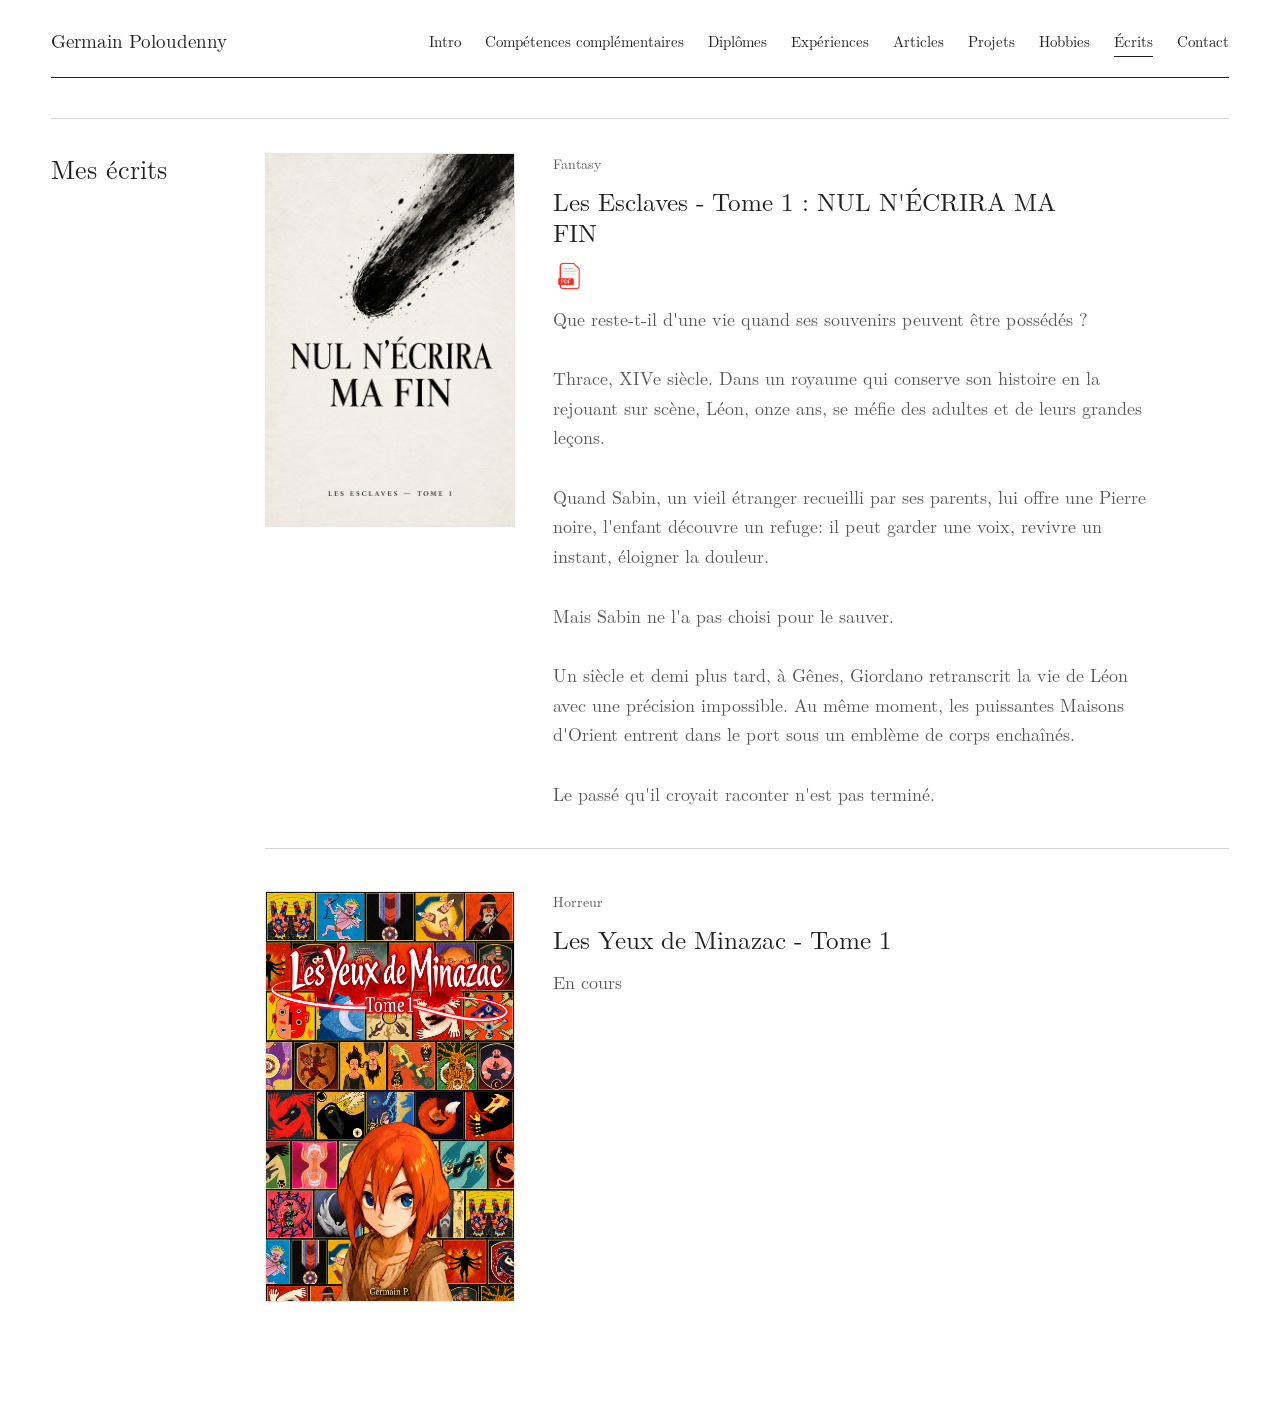
<file: ecrits.html>
<!DOCTYPE html>
<html lang="fr">
<head>
  <meta charset="UTF-8">
  <meta name="viewport" content="width=device-width, initial-scale=1.0">
  <title>Écrits - Germain Poloudenny</title>
  <link rel="icon" type="image/svg+xml" href="img/favicon-gp.svg?v=20261029">
  <link rel="preload" href="fonts/lmroman10-regular.otf" as="font" type="font/otf" crossorigin>
  <link rel="stylesheet" href="styles.css?v=20261029">
</head>
<body>
  <div class="background-accent" aria-hidden="true"></div>
  <header class="site-header">
    <a class="brand brand-link" href="./">Germain Poloudenny</a>
    <button class="nav-toggle" type="button" aria-expanded="false" aria-controls="site-nav" aria-label="Ouvrir le menu">
      <span class="nav-toggle-bar"></span>
      <span class="nav-toggle-bar"></span>
      <span class="nav-toggle-bar"></span>
    </button>
    <nav class="nav" id="site-nav">
      <a href="./#intro">Intro</a>
      <a href="./#skills">Compétences complémentaires</a>
      <a href="./#diplomas">Diplômes</a>
      <a href="./#experiences">Expériences</a>
      <a href="./#articles">Articles</a>
      <a href="./#projects">Projets</a>
      <a href="./#hobbies">Hobbies</a>
      <a class="active" href="ecrits.html" aria-current="page">Écrits</a>
      <a href="./#contact">Contact</a>
    </nav>
  </header>

  <main>
    <section class="panel writings-panel">
      <div class="panel-header">
        <h2>Mes écrits</h2>
      </div>
      <div class="writings-list" id="writings-list" aria-label="Liste des écrits">
        <p class="empty-state">Aucun écrit pour le moment.</p>
      </div>
    </section>

  </main>

  <script src="scripts/legacy-writing-links.js"></script>
  <script src="data/les-esclaves-astre-noir.js?v=22d658105cfa"></script>
  <script>
    document.addEventListener('DOMContentLoaded', () => {
      document.body.classList.add('js');

      const nav = document.querySelector('.nav');
      const navToggle = document.querySelector('.nav-toggle');
      const writingData = window.portfolioWritingData;
      if (!writingData) {
        throw new Error('Donnees portfolioWritingData manquantes');
      }

      const writingGenres = writingData.genres;
      if (!writingGenres) {
        throw new Error('Genres des ecrits manquants');
      }

      const requiredWritingValue = (key) => {
        const value = writingData[key];
        if (!value) {
          throw new Error(`Donnee manquante pour ${key}`);
        }
        return value;
      };

      const requiredWritingGenre = (key) => {
        const genre = writingGenres[key];
        if (!genre) {
          throw new Error(`Genre manquant pour ${key}`);
        }
        return genre;
      };
      const escapeHtml = (value) => String(value).replace(/[&<>"']/g, (character) => ({
        '&': '&amp;',
        '<': '&lt;',
        '>': '&gt;',
        '"': '&quot;',
        "'": '&#039;'
      })[character]);
      const writings = [
        {
          cover: `img/les-esclaves-astre-noir.png?v=${requiredWritingValue('assetVersion')}`,
          title: requiredWritingValue('title'),
          genre: requiredWritingGenre('lesEsclaves'),
          pdf: `pdf/les-esclaves-t1-astre-noir.pdf?v=${requiredWritingValue('assetVersion')}`,
          backCover: requiredWritingValue('backCover')
        },
        {
          id: 'lym-tome-1',
          cover: 'img/lym-tome1.png?v=c58166ff0079',
          title: 'Les Yeux de Minazac - Tome 1',
          genre: requiredWritingGenre('lym'),
          backCover: 'En cours'
        }
      ];
      const writingsList = document.querySelector('#writings-list');

      if (nav && navToggle) {
        navToggle.addEventListener('click', () => {
          const isOpen = nav.classList.toggle('is-open');
          navToggle.setAttribute('aria-expanded', String(isOpen));
        });
      }

      if (writingsList && writings.length > 0) {
        writingsList.classList.add('has-items');
        writingsList.innerHTML = writings.map((writing) => {
          const articleId = writing.id ? ` id="${escapeHtml(writing.id)}"` : '';
          const cover = `<img class="writing-cover" src="${writing.cover}" alt="Page de couverture de ${escapeHtml(writing.title)}">`;
          const coverBlock = writing.pdf
            ? `<a class="writing-cover-link" href="${writing.pdf}" target="_blank" rel="noreferrer noopener" aria-label="Lire ${escapeHtml(writing.title)}">${cover}</a>`
            : `<div class="writing-cover-link">${cover}</div>`;
          const meta = writing.genre
            ? `<div class="meta"><span class="pill">${writing.genre}</span></div>`
            : '';
          const actions = writing.pdf
            ? `<div class="writing-actions">
                <a class="paper-link writing-action pdf-action" href="${writing.pdf}" target="_blank" rel="noreferrer noopener" aria-label="Ouvrir le PDF de ${escapeHtml(writing.title)}">
                  <img class="pdf-action-logo" src="img/pdf-document.png" alt="" aria-hidden="true">
                </a>
              </div>`
            : '';
          const backCover = writing.backCover
            ? `<p>${escapeHtml(writing.backCover)}</p>`
            : '';

          const isPreviewOnly = !writing.pdf && !writing.genre && !writing.backCover;

          return `
            <article${articleId} class="card writing-card${isPreviewOnly ? ' writing-card-preview' : ''}">
              ${coverBlock}
              <div class="writing-content">
                ${meta}
                <h3>${escapeHtml(writing.title)}</h3>
                ${actions}
                ${backCover}
              </div>
            </article>
          `;
        }).join('');

        if (window.location.hash === '#lym-tome-1') {
          const lymWriting = document.getElementById('lym-tome-1');
          if (!lymWriting) throw new Error('Carte du roman Les Yeux de Minazac introuvable');
          window.requestAnimationFrame(() => lymWriting.scrollIntoView({ block: 'start' }));
        }
      }

      const revealTargets = document.querySelectorAll('.hero, .panel, .panel-header');
      const observer = new IntersectionObserver(
        (entries) => {
          entries.forEach((entry) => {
            if (entry.isIntersecting) {
              entry.target.classList.add('is-visible');
              observer.unobserve(entry.target);
            }
          });
        },
        { threshold: 0.18, rootMargin: '0px 0px -10% 0px' }
      );

      revealTargets.forEach((el, index) => {
        el.classList.add('reveal');
        el.style.setProperty('--reveal-delay', `${Math.min(index * 18, 120)}ms`);
        observer.observe(el);
      });
    });
  </script>
</body>
</html>
</file>
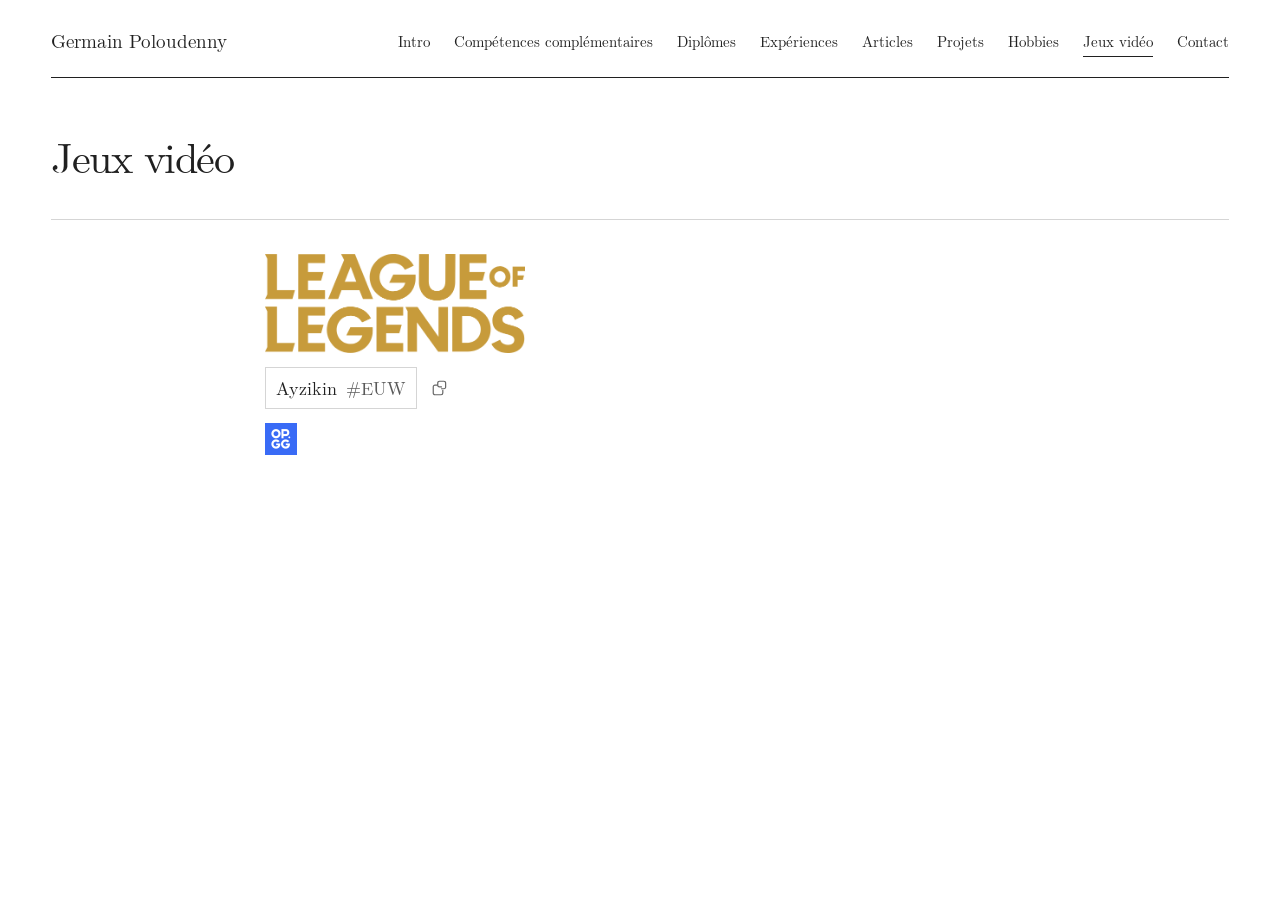
<file: jeux-video.html>
<!DOCTYPE html>
<html lang="fr">
<head>
  <meta charset="UTF-8">
  <meta name="viewport" content="width=device-width, initial-scale=1.0">
  <title>Jeux vidéo - Germain Poloudenny</title>
  <link rel="icon" type="image/svg+xml" href="img/favicon-gp.svg?v=20261029">
  <link rel="preload" href="fonts/lmroman10-regular.otf" as="font" type="font/otf" crossorigin>
  <link rel="stylesheet" href="styles.css?v=20261029">
</head>
<body>
  <div class="background-accent" aria-hidden="true"></div>
  <header class="site-header">
    <a class="brand brand-link" href="./">Germain Poloudenny</a>
    <button class="nav-toggle" type="button" aria-expanded="false" aria-controls="site-nav" aria-label="Ouvrir le menu">
      <span class="nav-toggle-bar"></span>
      <span class="nav-toggle-bar"></span>
      <span class="nav-toggle-bar"></span>
    </button>
    <nav class="nav" id="site-nav">
      <a href="./#intro">Intro</a>
      <a href="./#skills">Compétences complémentaires</a>
      <a href="./#diplomas">Diplômes</a>
      <a href="./#experiences">Expériences</a>
      <a href="./#articles">Articles</a>
      <a href="./#projects">Projets</a>
      <a href="./#hobbies">Hobbies</a>
      <a class="active" href="jeux-video.html" aria-current="page">Jeux vidéo</a>
      <a href="./#contact">Contact</a>
    </nav>
  </header>

  <main>
    <section class="hero writing-hero">
      <div class="hero-text">
        <h1>Jeux vidéo</h1>
      </div>
    </section>

    <section class="panel games-panel">
      <div class="game-list">
        <article class="card game-account-card">
          <img class="game-logo" src="img/league-of-legends.png" alt="League of Legends">
          <div class="game-content">
            <div class="game-account-row">
              <span class="game-id">Ayzikin <span class="game-tag">#EUW</span></span>
              <button class="chip-copy" type="button" data-copy="Ayzikin#EUW" aria-label="Copier l'identifiant League of Legends">
                <svg class="contact-icon stroke" viewBox="0 0 24 24" aria-hidden="true" focusable="false" stroke-width="1.6">
                  <path stroke-linecap="round" stroke-linejoin="round" d="M9 8.25H5.25A2.25 2.25 0 003 10.5v8.25A2.25 2.25 0 005.25 21h8.25a2.25 2.25 0 002.25-2.25V15M9 8.25V5.25A2.25 2.25 0 0111.25 3h6a2.25 2.25 0 012.25 2.25v6A2.25 2.25 0 0117.25 13H14M9 8.25A2.25 2.25 0 0011.25 10.5H14" />
                </svg>
              </button>
            </div>
            <a class="game-profile-link" href="https://op.gg/lol/summoners/euw/Ayzikin-EUW" target="_blank" rel="noreferrer noopener" aria-label="Voir le profil OP.GG">
              <img class="opgg-logo" src="img/opgg.png" alt="OP.GG">
            </a>
          </div>
        </article>
      </div>
    </section>
  </main>

  <script>
    document.addEventListener('DOMContentLoaded', () => {
      document.body.classList.add('js');

      const nav = document.querySelector('.nav');
      const navToggle = document.querySelector('.nav-toggle');

      if (nav && navToggle) {
        navToggle.addEventListener('click', () => {
          const isOpen = nav.classList.toggle('is-open');
          navToggle.setAttribute('aria-expanded', String(isOpen));
        });
      }

      const revealTargets = document.querySelectorAll('.hero, .panel, .card');
      const observer = new IntersectionObserver(
        (entries) => {
          entries.forEach((entry) => {
            if (entry.isIntersecting) {
              entry.target.classList.add('is-visible');
              observer.unobserve(entry.target);
            }
          });
        },
        { threshold: 0.18, rootMargin: '0px 0px -10% 0px' }
      );

      revealTargets.forEach((el, index) => {
        el.classList.add('reveal');
        el.style.setProperty('--reveal-delay', `${Math.min(index * 18, 120)}ms`);
        observer.observe(el);
      });

      const copyToClipboard = async (value) => {
        if (window.navigator?.clipboard && window.isSecureContext) {
          await window.navigator.clipboard.writeText(value);
          return true;
        }

        if (typeof document.execCommand !== 'function') {
          return false;
        }

        const textarea = document.createElement('textarea');
        textarea.value = value;
        textarea.setAttribute('readonly', '');
        textarea.style.position = 'fixed';
        textarea.style.left = '-9999px';
        document.body.appendChild(textarea);
        textarea.select();

        try {
          return document.execCommand('copy');
        } finally {
          textarea.remove();
        }
      };

      const copyButtons = document.querySelectorAll('[data-copy]');
      copyButtons.forEach((button) => {
        button.addEventListener('click', async () => {
          const value = button.getAttribute('data-copy');
          if (!value) return;

          let copied = false;
          try {
            copied = await copyToClipboard(value);
          } catch (error) {
            copied = false;
          }

          button.classList.add('is-copied');
          setTimeout(() => {
            button.classList.remove('is-copied');
          }, 1600);

          if (!copied) {
            window.prompt('Copier le texte :', value);
          }
        });
      });
    });
  </script>
</body>
</html>
</file>
<file: styles.css>
@font-face {
  font-family: "Latin Modern";
  src: url("fonts/lmroman10-regular.otf") format("opentype");
  font-style: normal;
  font-weight: 400;
  font-display: swap;
}
@font-face {
  font-family: "Latin Modern";
  src: url("fonts/lmroman10-bold.otf") format("opentype");
  font-style: normal;
  font-weight: 700;
  font-display: swap;
}
@font-face {
  font-family: "Latin Modern";
  src: url("fonts/lmroman10-italic.otf") format("opentype");
  font-style: italic;
  font-weight: 400;
  font-display: swap;
}

:root {
  color-scheme: light;
  --bg: #fff;
  --text: #202020;
  --muted: #595959;
  --border: #d5d5d5;
  --font-body: "Latin Modern", "Times New Roman", serif;
  --font-heading: var(--font-body);
  --page-margin: clamp(22px, 4vw, 80px);
}
*, *::before, *::after { box-sizing: border-box; }
html { font-size: 18px; scroll-behavior: smooth; }
body {
  margin: 0;
  padding: 0 var(--page-margin) 64px;
  background: var(--bg);
  color: var(--text);
  font-family: var(--font-body);
  line-height: 1.55;
  -webkit-font-smoothing: antialiased;
}
button, input { font: inherit; }
button { cursor: pointer; }
a { color: inherit; text-underline-offset: .2em; text-decoration-thickness: 1px; }
a:hover { text-decoration: underline; }
a:focus-visible, button:focus-visible {
  outline: 2px solid #444;
  outline-offset: 4px;
}
img, video, iframe { max-width: 100%; }
figure { margin: 0; }
p { margin: 0 0 1em; max-width: 72ch; }
h1, h2, h3 {
  font-family: var(--font-heading);
  line-height: 1.22;
  font-weight: 400;
}
h1 { font-size: clamp(2rem, 3.3vw, 3.1rem); letter-spacing: -.035em; }
h2 { font-size: 1.45rem; }
h3 { font-size: 1.2rem; margin: 0; }
.sr-only {
  position: absolute;
  width: 1px;
  height: 1px;
  padding: 0;
  margin: -1px;
  overflow: hidden;
  clip: rect(0, 0, 0, 0);
  white-space: nowrap;
  border: 0;
}
.background-accent { display: none; }

/* A full-width running header, rather than a floating navigation card. */
.site-header {
  display: flex;
  align-items: center;
  justify-content: space-between;
  flex-wrap: wrap;
  gap: 16px 30px;
  padding: 25px 0 20px;
  border-bottom: 1px solid var(--text);
  margin-bottom: 40px;
}
.brand { font-size: 1.06rem; white-space: nowrap; }
.brand-link { text-decoration: none; }
.nav {
  display: flex;
  align-items: center;
  flex-wrap: wrap;
  gap: 8px 24px;
  font-size: .83rem;
}
.nav a {
  text-decoration: none;
  padding: 4px 0;
  border-bottom: 1px solid transparent;
}
.nav a:hover, .nav a.active {
  border-bottom-color: currentColor;
}
.nav-toggle {
  display: none;
  flex-direction: column;
  align-items: center;
  justify-content: center;
  gap: 5px;
  width: 42px;
  height: 42px;
  border: 1px solid var(--border);
  background: #fff;
  color: var(--text);
}
.nav-toggle-bar { display: block; width: 18px; height: 1px; background: currentColor; }
.nav-toggle[aria-expanded="true"] .nav-toggle-bar:nth-child(1) { transform: translateY(6px) rotate(45deg); }
.nav-toggle[aria-expanded="true"] .nav-toggle-bar:nth-child(2) { opacity: 0; }
.nav-toggle[aria-expanded="true"] .nav-toggle-bar:nth-child(3) { transform: translateY(-6px) rotate(-45deg); }
main { width: 100%; margin: 0; }
.hero, .panel, .contact { scroll-margin-top: 24px; }
.hero { padding: 12px 0 48px; }
.hero-text h1 { margin: 0 0 12px; }
.hero-subtitle { color: var(--muted); font-size: 1.12rem; margin-bottom: 18px; }
.hero-links { display: flex; margin-bottom: 26px; }
#intro .hero-text {
  display: grid;
  grid-template-columns: minmax(0, 1fr) 170px;
  column-gap: 50px;
  align-items: start;
}
#intro .hero-text > h1, #intro .hero-subtitle, #intro .hero-links { grid-column: 1; }
.hero-content { display: contents; }
#intro .portrait-card {
  grid-column: 2;
  grid-row: 1 / span 4;
  width: 170px;
  margin: 0;
  border: 0;
  padding: 0;
  min-height: 0;
}
.portrait { width: 100%; height: auto; display: block; }
.hero-skills { grid-column: 1; margin: 0; }
.hero-skills h3 { font-size: 1rem; margin-bottom: 6px; }
.skill-list { display: flex; flex-wrap: wrap; gap: 6px 24px; padding: 0; margin: 0; list-style: none; color: var(--muted); font-size: .9rem; }
.skill-list li { display: flex; align-items: center; gap: 7px; }
.flag-icons, .flag-icon { display: inline-flex; align-items: center; gap: 5px; }
.icon-flag { width: 20px; height: 14px; border: 1px solid #ddd; }
.icon { width: 22px; height: 22px; }
.scholar-link img { width: 23px; height: 23px; }

/* Section headings form a marginal column; content uses the remaining width. */
.panel {
  display: grid;
  grid-template-columns: 175px minmax(0, 1fr);
  column-gap: clamp(28px, 3vw, 64px);
  row-gap: 24px;
  border-top: 1px solid var(--border);
  padding: 34px 0 42px;
}
.panel-header { grid-column: 1; align-self: start; }
.panel-header h2 { margin: 0; }
.panel > :not(.panel-header) { grid-column: 2; min-width: 0; }
.category-head { margin: 8px 0 0; }
.category-note, .empty-state, .location, .exp-subtitle { color: var(--muted); }
.category-note { margin: 0; }
.timeline { display: grid; gap: 0; }
.card { min-width: 0; }
.card.experience-card, .card.diploma-card {
  position: relative;
  display: grid;
  align-content: start;
  gap: 5px;
  padding: 19px 0;
  border-bottom: 1px solid #e6e6e6;
}
.timeline .card:first-child { padding-top: 0; }
.timeline .card:last-child { border-bottom: 0; padding-bottom: 0; }
.meta { display: flex; flex-wrap: wrap; align-items: baseline; gap: 5px 18px; font-size: .87rem; }
.pill, .tag { display: inline-block; font-size: .78rem; line-height: 1.5; color: var(--muted); }
.pill-date { color: var(--text); font-variant-numeric: tabular-nums; }
.card.experience-card h3, .card.diploma-card h3 { margin: 3px 0; }
.card.diploma-card, .card.experience-card.with-logos {
  grid-template-columns: minmax(0, 1fr) auto;
  column-gap: 30px;
}
.card.diploma-card .meta, .card.experience-card.with-logos .meta { grid-column: 1; grid-row: 1; }
.card.diploma-card h3, .card.experience-card.with-logos h3 { grid-column: 1; grid-row: 2; }
.exp-subtitle { margin: 0; grid-column: 1; font-size: .9rem; }
.logo-row { grid-column: 2; grid-row: 1 / span 3; display: flex; align-items: center; justify-content: flex-end; gap: 14px; flex-wrap: wrap; }
.diploma-logo { width: auto; height: 42px; object-fit: contain; max-width: 120px; }
.tag-row { display: flex; gap: 5px 12px; flex-wrap: wrap; }
.tag + .tag { border-left: 1px solid var(--border); padding-left: 12px; }
.grid { display: grid; gap: 26px; align-items: start; }
.projects-grid { grid-template-columns: repeat(auto-fit, minmax(min(100%, 270px), 1fr)); gap: 30px 28px; }
.featured-projects { grid-template-columns: repeat(3, minmax(0, 1fr)); }
.card.media { display: grid; align-content: start; gap: 10px; }
.card.media h3 { font-size: 1.17rem; }
.media-frame { display: block; width: 100%; aspect-ratio: 16 / 9; border: 1px solid #ddd; background: #f3f3f3; }
video.media-frame { background: #111; }
.media-cover { object-fit: cover; }
.media-cover-link { display: block; overflow: hidden; padding: 0; text-decoration: none; }
.media-cover-image, .youtube-poster-image { width: 100%; height: 100%; display: block; object-fit: cover; }
.youtube-poster { position: relative; overflow: hidden; padding: 0; }
.youtube-poster-play { position: absolute; left: 50%; top: 50%; transform: translate(-50%, -50%); width: 57px; height: 40px; display: grid; place-items: center; }
.youtube-poster-play img { width: 100%; height: auto; }
.youtube-poster:hover, .media-cover-link:hover { border-color: #777; }
.video-thumb { display: grid; gap: 8px; text-decoration: none; }
.video-thumb-label { display: flex; align-items: center; gap: 8px; font-size: .85rem; }
.video-thumb-label img { width: 24px; }
.project-card-link { color: var(--text); }

.hobbies-grid { grid-template-columns: repeat(auto-fit, minmax(min(100%, 210px), 1fr)); gap: 12px 30px; }
.hobby-card { display: block; padding: 12px 0; border-bottom: 1px solid var(--border); }
.hobby-card-link { text-decoration: none; }
.hobby-header { display: flex; align-items: center; justify-content: space-between; gap: 14px; min-height: 34px; }
.hobby-card h3 { font-size: 1.1rem; }
.hobby-link { display: inline-flex; align-items: center; gap: 7px; }
.goodreads-logo { height: 24px; width: auto; }
.imdb-logo { height: 22px; width: auto; }
.video-games-logo { height: 32px; width: auto; }
.writing-pdf-stack { display: block; position: relative; width: 33px; height: 33px; flex: none; }
.writing-pdf-stack img { position: absolute; width: 26px; height: 30px; object-fit: contain; }
.writing-pdf-stack img:first-child { transform: rotate(-10deg); left: 0; top: 0; }
.writing-pdf-stack img:last-child { transform: rotate(8deg); left: 6px; top: 2px; }

/* All text actions share the same quiet rectangular treatment. */
.ghost, .contact-chip, .skill-tag, .game-id {
  display: inline-flex;
  align-items: center;
  gap: 9px;
  padding: 8px 12px;
  border: 1px solid var(--border);
  border-radius: 0;
  background: #fff;
  color: var(--text);
}
.ghost { text-decoration: none; font-size: .9rem; }
.ghost:hover { background: #f5f5f5; text-decoration: none; border-color: #777; }
.contact-actions { display: flex; flex-wrap: wrap; align-items: center; gap: 12px; }
.contact-grid, .contact-left { min-width: 0; }
.contact-link { display: inline-flex; align-items: center; gap: 8px; text-decoration: none; min-width: 0; font-size: .9rem; }
.contact-text { overflow-wrap: anywhere; min-width: 0; }
.contact-icon { width: 18px; height: 18px; flex-shrink: 0; }
.contact-icon.stroke { stroke: currentColor; fill: none; }
.contact-icon.fill { fill: currentColor; }
.chip-copy { display: inline-flex; align-items: center; justify-content: center; padding: 5px; width: 30px; height: 30px; border: 1px solid transparent; background: #fff; color: #666; flex-shrink: 0; }
.chip-copy:hover, .chip-copy.is-copied { color: #111; background: #eee; border-color: #bbb; }
.contact-chip { padding: 5px 9px; }
.skill-tags { display: flex; flex-wrap: wrap; gap: 10px; }
.skill-detail { color: var(--muted); }

.writings-list { display: grid; gap: 42px; }
.writing-card {
  display: grid;
  grid-template-columns: minmax(170px, 250px) minmax(0, 1fr);
  align-items: start;
  gap: 38px;
  padding-bottom: 40px;
  border-bottom: 1px solid var(--border);
  scroll-margin-top: 25px;
}
.writing-card:last-child { border-bottom: 0; padding-bottom: 0; }
.writing-cover-link { display: block; max-width: 250px; }
.writing-cover { display: block; width: 100%; height: auto; object-fit: contain; border: 1px solid #e6e6e6; }
.writing-content { display: flex; flex-direction: column; align-items: start; gap: 12px; min-width: 0; }
.writing-content h3 { font-size: 1.4rem; max-width: 40ch; }
.writing-content p { margin: 0; color: var(--muted); white-space: pre-line; font-size: 1rem; line-height: 1.65; max-width: 68ch; }
.writing-actions { display: flex; align-items: center; gap: 12px; }
.paper-link { display: inline-flex; align-items: center; gap: 8px; }
.pdf-action { width: 32px; height: 32px; }
.pdf-action-logo { width: 32px; height: 32px; object-fit: contain; }
.writing-hero { padding-bottom: 25px; }
.game-list { display: grid; grid-template-columns: repeat(auto-fit, minmax(min(100%, 280px), 400px)); gap: 30px; }
.game-account-card, .game-content { display: grid; justify-items: start; gap: 14px; }
.game-logo { width: min(100%, 260px); height: auto; object-fit: contain; }
.game-account-row { display: flex; align-items: center; gap: 8px; flex-wrap: wrap; }
.game-id { padding: 6px 10px; font-size: 1rem; }
.game-tag { color: var(--muted); }
.game-profile-link { display: inline-flex; }
.opgg-logo { display: block; width: 32px; height: 32px; object-fit: contain; }

@media (min-width: 1800px) {
  .panel { grid-template-columns: 210px minmax(0, 1fr); }
  .projects-grid { grid-template-columns: repeat(4, minmax(0, 1fr)); }
  .featured-projects { grid-template-columns: repeat(4, minmax(0, 1fr)); }
}
@media (max-width: 1100px) {
  .site-header { align-items: start; }
  .nav { gap: 5px 18px; }
  .panel { grid-template-columns: 145px minmax(0, 1fr); column-gap: 25px; }
  .featured-projects { grid-template-columns: repeat(2, minmax(0, 1fr)); }
  .logo-row { max-width: 180px; gap: 9px; }
  .diploma-logo { height: 34px; max-width: 100px; }
  .writing-card { grid-template-columns: minmax(140px, 190px) minmax(0, 1fr); gap: 25px; }
}
@media (max-width: 760px) {
  html { font-size: 17px; }
  .site-header { gap: 14px; align-items: center; margin-bottom: 25px; padding: 18px 0; }
  .nav-toggle { display: inline-flex; margin-left: auto; }
  .nav { width: 100%; flex-basis: 100%; flex-direction: column; align-items: stretch; gap: 0; padding: 8px 0; }
  .nav a { padding: 9px 0; border-bottom: 1px solid #eee; }
  body.js .nav { display: none; }
  body.js .nav.is-open { display: flex; }
  .hero { padding-bottom: 32px; }
  #intro .hero-text { grid-template-columns: minmax(0, 1fr) 110px; column-gap: 22px; }
  #intro .portrait-card { width: 110px; grid-row: 1 / span 3; }
  .hero-subtitle { font-size: 1rem; }
  .hero-skills { grid-column: 1 / -1; margin-top: 8px; }
  .hero-links { margin-bottom: 10px; }
  .panel { grid-template-columns: minmax(0, 1fr); gap: 24px; padding: 26px 0 32px; }
  .panel > :not(.panel-header), .panel-header { grid-column: 1; }
  .panel-header h2 { font-size: 1.5rem; }
  .projects-grid, .featured-projects { grid-template-columns: repeat(2, minmax(0, 1fr)); gap: 25px 20px; }
  .hobbies-grid { grid-template-columns: repeat(2, minmax(0, 1fr)); }
  .card.diploma-card, .card.experience-card.with-logos { column-gap: 18px; }
  .logo-row { max-width: 130px; }
  .diploma-logo { height: 28px; max-width: 90px; }
  .writing-card { gap: 22px; }
}
@media (max-width: 480px) {
  #intro .hero-text { grid-template-columns: minmax(0, 1fr) 90px; column-gap: 15px; }
  #intro .portrait-card { width: 90px; }
  h1 { font-size: 1.9rem; }
  .projects-grid, .featured-projects, .hobbies-grid { grid-template-columns: minmax(0, 1fr); }
  .card.diploma-card, .card.experience-card.with-logos { grid-template-columns: minmax(0, 1fr); }
  .logo-row { grid-column: 1; grid-row: auto; justify-content: flex-start; max-width: none; margin-top: 8px; }
  .writing-card { grid-template-columns: minmax(0, 1fr); gap: 20px; }
  .writing-cover-link { max-width: 200px; }
  .contact-chip { max-width: 100%; }
}
@media (prefers-reduced-motion: reduce) { html { scroll-behavior: auto; } }
@media print {
  body { padding: 0; font-size: 11pt; }
  .site-header, .background-accent, .chip-copy, .nav-toggle { display: none; }
  .panel { break-inside: auto; }
  .card { break-inside: avoid; }
  .media-frame { max-height: 150px; object-fit: contain; }
  a { color: #000; }
}
</file>
